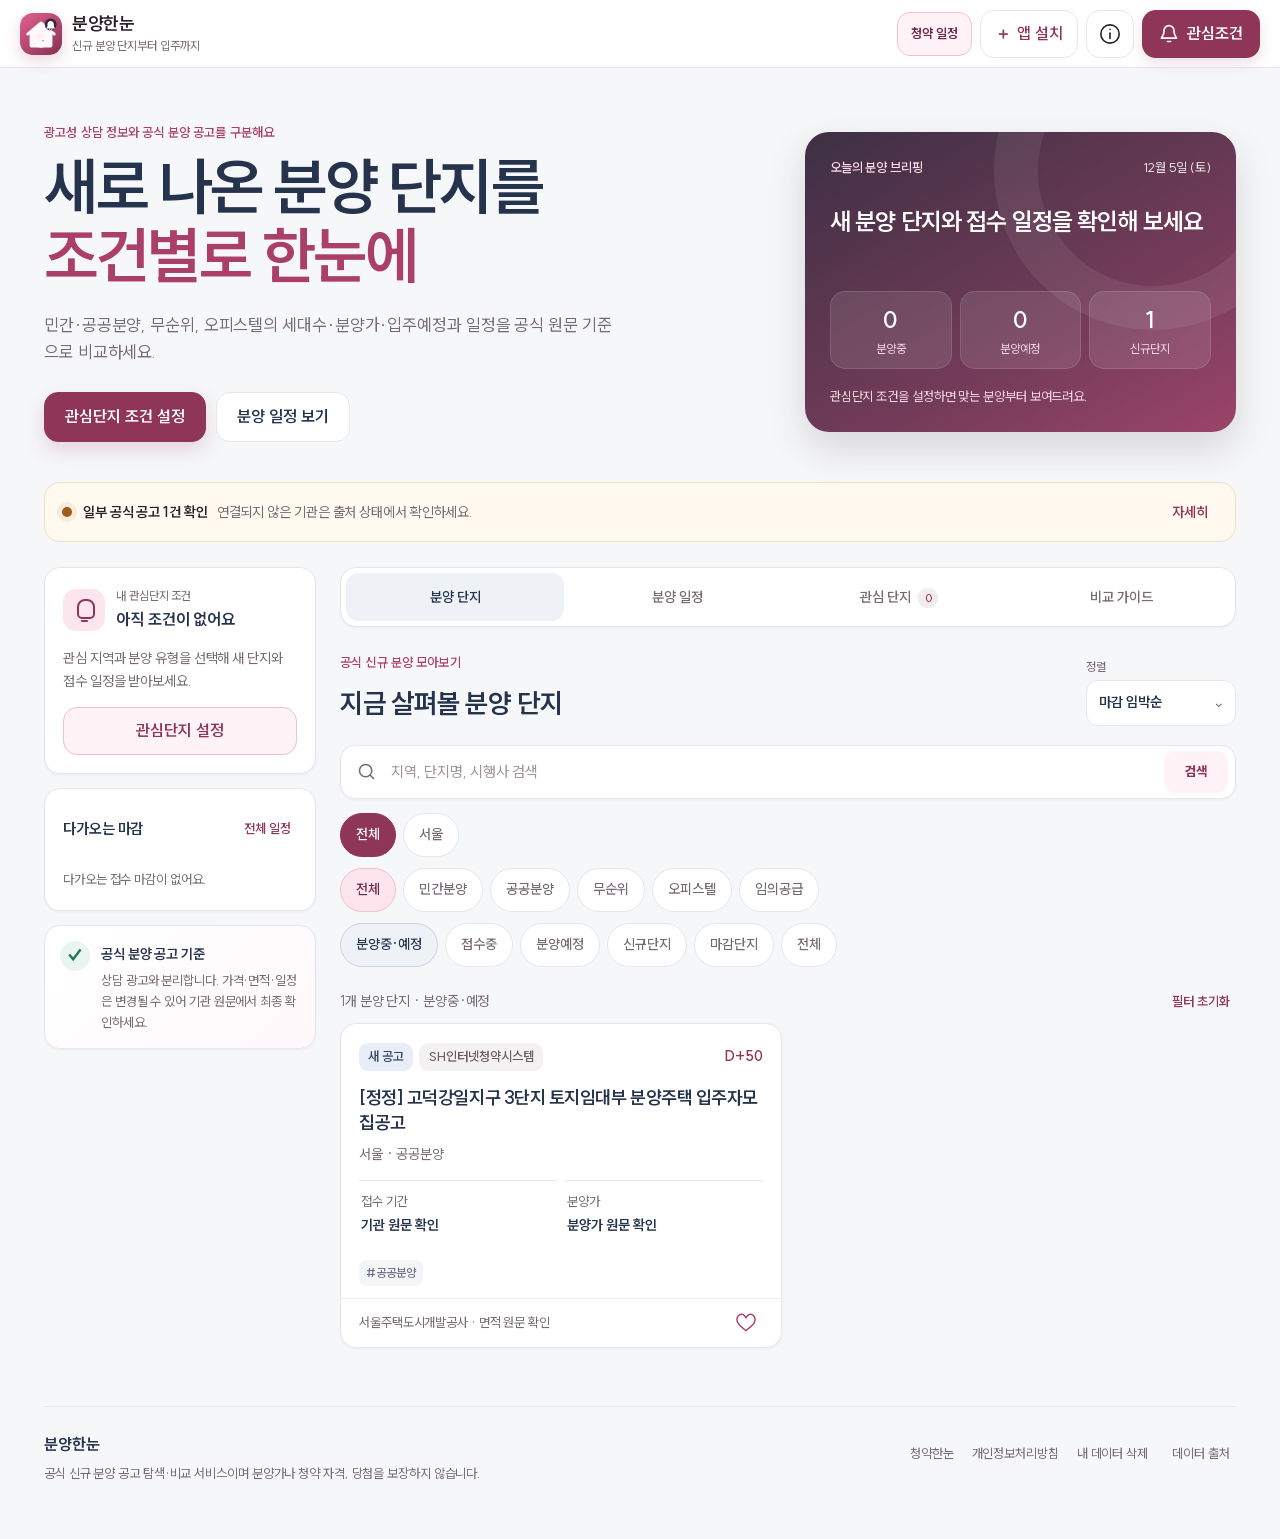
<file: app/src/main/assets/www/index.html>
<!doctype html>
<html lang="ko">
<head>
  <meta charset="utf-8">
  <meta name="viewport" content="width=device-width,initial-scale=1,viewport-fit=cover">
  <meta name="theme-color" content="#8f3658">
  <meta name="description" content="공식 신규 분양 단지를 지역·유형별로 찾고 분양가·세대수·입주예정 정보를 비교하는 분양한눈">
  <meta name="mobile-web-app-capable" content="yes">
  <meta name="apple-mobile-web-app-capable" content="yes">
  <meta name="apple-mobile-web-app-status-bar-style" content="default">
  <meta name="apple-mobile-web-app-title" content="분양한눈">
  <meta property="og:title" content="분양한눈 — 신규 분양 단지 탐색">
  <meta property="og:description" content="민간·공공분양과 무순위·오피스텔을 지역, 분양가, 세대수와 일정까지 한눈에">
  <meta property="og:type" content="website">
  <meta property="og:url" content="https://softm.github.io/bunyanghannun/">
  <meta property="og:image" content="./assets/icon-512.png">
  <link rel="canonical" href="https://softm.github.io/bunyanghannun/">
  <link rel="manifest" href="./manifest.webmanifest">
  <link rel="icon" href="./assets/icon-192.png" type="image/png">
  <link rel="apple-touch-icon" href="./assets/apple-touch-icon.png">
  <link rel="stylesheet" href="./styles.css">
  <title>분양한눈 — 신규 분양 단지 탐색</title>
  <style>
    #bootSplash{position:fixed;inset:0;z-index:9999;display:grid;place-items:center;background:#fff8fa;color:#512437;font-family:-apple-system,BlinkMacSystemFont,"Segoe UI",sans-serif;transition:opacity .28s ease,visibility .28s ease}#bootSplash.done{opacity:0;visibility:hidden}.boot-inner{text-align:center;padding:32px}.boot-logo{width:76px;height:76px;border-radius:24px;box-shadow:0 16px 40px rgba(143,54,88,.22)}.boot-title{margin:18px 0 6px;font-size:25px;font-weight:800}.boot-copy{margin:0;color:#835a6a;font-size:15px}.boot-dots{display:flex;justify-content:center;gap:7px;margin-top:24px}.boot-dots i{width:7px;height:7px;border-radius:50%;background:#c94d7c;animation:boot 1.1s infinite ease-in-out}.boot-dots i:nth-child(2){animation-delay:.14s}.boot-dots i:nth-child(3){animation-delay:.28s}@keyframes boot{0%,80%,100%{opacity:.28;transform:translateY(0)}40%{opacity:1;transform:translateY(-5px)}}
  </style>
</head>
<body>
  <div id="bootSplash" role="status" aria-live="polite">
    <div class="boot-inner">
      <img class="boot-logo" src="./assets/icon.svg" alt="">
      <p class="boot-title">분양한눈</p>
      <p class="boot-copy">새 분양 단지와 핵심 조건을 모으고 있어요</p>
      <span class="boot-dots" aria-hidden="true"><i></i><i></i><i></i></span>
    </div>
  </div>

  <a class="skip-link" href="#mainContent">본문 바로가기</a>

  <header class="app-header">
    <a class="brand" href="./" aria-label="분양한눈 홈">
      <img src="./assets/icon.svg" alt="" width="42" height="42">
      <span><strong>분양한눈</strong><small>신규 분양 단지부터 입주까지</small></span>
    </a>
    <div class="header-actions">
      <a class="service-switch" href="https://softm.github.io/cheongyakhannun/" target="_blank" rel="noopener" aria-label="청약한눈에서 공식 청약 일정 보기">청약 일정</a>
      <button class="icon-text-button install-entry" id="installButton" type="button" hidden>
        <span aria-hidden="true">＋</span><span>앱 설치</span>
      </button>
      <button class="icon-button" id="sourceButton" type="button" aria-label="데이터 출처와 갱신 상태" title="데이터 출처와 갱신 상태">
        <svg viewBox="0 0 24 24" aria-hidden="true"><path d="M12 22a10 10 0 1 0 0-20 10 10 0 0 0 0 20Zm0-11v6m0-10h.01"/></svg>
      </button>
      <button class="header-alert-button" id="openWatchButton" type="button">
        <svg viewBox="0 0 24 24" aria-hidden="true"><path d="M18 8a6 6 0 0 0-12 0c0 7-3 7-3 9h18c0-2-3-2-3-9m-8 13h4"/></svg>
        <span id="headerWatchLabel">관심조건</span>
      </button>
    </div>
  </header>

  <main id="mainContent">
    <section class="hero-shell" aria-labelledby="heroTitle">
      <div class="hero-copy">
        <p class="eyebrow">광고성 상담 정보와 공식 분양 공고를 구분해요</p>
        <h1 id="heroTitle">새로 나온 분양 단지를<br><em>조건별로 한눈에</em></h1>
        <p>민간·공공분양, 무순위, 오피스텔의 세대수·분양가·입주예정과 일정을 공식 원문 기준으로 비교하세요.</p>
        <div class="hero-actions">
          <button class="primary-button" id="heroWatchButton" type="button">관심단지 조건 설정</button>
          <button class="secondary-button" id="heroCalendarButton" type="button">분양 일정 보기</button>
        </div>
      </div>
      <div class="today-card" aria-label="오늘의 분양 요약">
        <div class="today-card-top">
          <span class="today-label">오늘의 분양 브리핑</span>
          <span class="today-date" id="todayDate">-</span>
        </div>
        <strong class="today-headline" id="todayHeadline">공식 공고를 확인하고 있어요</strong>
        <div class="metric-row">
          <button type="button" data-quick-phase="open"><span id="openCount">0</span><small>분양중</small></button>
          <button type="button" data-quick-phase="upcoming"><span id="upcomingCount">0</span><small>분양예정</small></button>
          <button type="button" data-quick-phase="announced"><span id="newCount">0</span><small>신규단지</small></button>
        </div>
        <p class="today-note" id="todayNote">지역과 분양 유형을 저장하면 맞는 단지부터 보여드려요.</p>
      </div>
    </section>

    <section class="data-banner" id="dataBanner" aria-live="polite">
      <span class="data-status-dot" aria-hidden="true"></span>
      <p><strong id="dataStatusTitle">공식 데이터를 불러오는 중</strong><span id="dataStatusCopy">잠시만 기다려 주세요.</span></p>
      <button type="button" id="dataStatusAction">자세히</button>
    </section>

    <section class="workspace" aria-label="신규 분양 단지 탐색">
      <aside class="side-panel">
        <section class="side-card watch-card">
          <div class="side-card-title">
            <span class="soft-icon bell-icon" aria-hidden="true"></span>
            <div><small>내 관심단지 조건</small><strong id="watchTitle">아직 조건이 없어요</strong></div>
          </div>
          <p id="watchSummary">관심 지역과 분양 유형을 선택해 새 단지와 접수 일정을 받아보세요.</p>
          <button class="wide-soft-button" id="sideWatchButton" type="button">관심단지 설정</button>
        </section>

        <section class="side-card deadline-card">
          <div class="side-card-heading"><strong>다가오는 마감</strong><button type="button" data-view-target="calendar">전체 일정</button></div>
          <div id="deadlineList" class="deadline-list"><p class="mini-empty">일정을 불러오는 중이에요.</p></div>
        </section>

        <section class="trust-card">
          <span class="trust-mark" aria-hidden="true">✓</span>
          <div><strong>공식 분양 공고 기준</strong><p>상담 광고와 분리합니다. 가격·면적·일정은 변경될 수 있어 기관 원문에서 최종 확인하세요.</p></div>
        </section>
      </aside>

      <div class="main-panel">
        <div class="view-tabs" role="tablist" aria-label="분양한눈 메뉴">
          <button id="feedTab" type="button" role="tab" aria-controls="feedView" aria-selected="true" tabindex="0" data-view="feed">분양 단지</button>
          <button id="calendarTab" type="button" role="tab" aria-controls="calendarView" aria-selected="false" tabindex="-1" data-view="calendar">분양 일정</button>
          <button id="savedTab" type="button" role="tab" aria-controls="savedView" aria-selected="false" tabindex="-1" data-view="saved">관심 단지 <span id="savedCountBadge">0</span></button>
          <button id="prepareTab" type="button" role="tab" aria-controls="prepareView" aria-selected="false" tabindex="-1" data-view="prepare">비교 가이드</button>
        </div>

        <section class="view active" id="feedView" data-view-panel="feed" role="tabpanel" aria-labelledby="feedTab">
          <div class="feed-heading">
            <div><p class="eyebrow">공식 신규 분양 모아보기</p><h2>지금 살펴볼 분양 단지</h2></div>
            <label class="sort-control">정렬
              <select id="sortSelect" aria-label="공고 정렬">
                <option value="deadline">마감 임박순</option>
                <option value="recent">최근 공고순</option>
                <option value="title">이름순</option>
              </select>
            </label>
          </div>

          <form class="search-box" id="searchForm" role="search">
            <svg viewBox="0 0 24 24" aria-hidden="true"><circle cx="11" cy="11" r="7"/><path d="m20 20-4-4"/></svg>
            <input id="searchInput" type="search" placeholder="지역, 단지명, 시행사 검색" autocomplete="off" aria-label="분양 단지 검색">
            <button type="submit">검색</button>
          </form>

          <div class="filter-row" id="regionFilters" aria-label="지역 필터"></div>
          <div class="filter-row type-filters" id="typeFilters" aria-label="주택 유형 필터"></div>
          <div class="filter-row phase-filters" id="phaseFilters" aria-label="접수 상태 필터"></div>

          <div class="result-bar">
            <span id="resultSummary" role="status" aria-live="polite">공고를 불러오는 중</span>
            <button type="button" id="resetFiltersButton">필터 초기화</button>
          </div>
          <div class="notice-grid" id="noticeGrid"></div>
          <button class="load-more-button" id="loadMoreButton" type="button" hidden>공고 더 보기</button>
          <div class="empty-state" id="noticeEmpty" hidden>
            <span aria-hidden="true">⌕</span>
            <strong>조건에 맞는 공고가 없어요</strong>
            <p>지역이나 유형을 넓혀 다시 찾아보세요.</p>
            <button type="button" id="emptyResetButton">전체 공고 보기</button>
          </div>
        </section>

        <section class="view" id="calendarView" data-view-panel="calendar" role="tabpanel" aria-labelledby="calendarTab" hidden>
          <div class="feed-heading calendar-heading">
            <div><p class="eyebrow">모집공고부터 계약까지</p><h2>분양 일정</h2></div>
            <div class="month-controls">
              <button class="icon-button month-button" id="prevMonth" type="button" aria-label="이전 달">이전</button>
              <strong id="calendarTitle">-</strong>
              <button class="icon-button month-button" id="nextMonth" type="button" aria-label="다음 달">다음</button>
            </div>
          </div>
          <div class="calendar-legend" aria-label="캘린더 일정 구분"><span><i class="start"></i>접수 시작</span><span><i class="deadline"></i>접수 마감</span><span><i class="winner"></i>당첨 발표</span><span><i class="notice"></i>모집공고</span></div>
          <div class="calendar-layout">
            <div class="calendar-card">
              <div class="week-row" aria-hidden="true"><span>일</span><span>월</span><span>화</span><span>수</span><span>목</span><span>금</span><span>토</span></div>
              <div class="calendar-grid" id="calendarGrid"></div>
            </div>
            <div class="calendar-events" id="calendarEvents"></div>
          </div>
        </section>

        <section class="view" id="savedView" data-view-panel="saved" role="tabpanel" aria-labelledby="savedTab" hidden>
          <div class="feed-heading">
            <div><p class="eyebrow">비교할 단지만 모아</p><h2>내 관심 단지</h2></div>
          </div>
          <div class="notice-grid" id="savedGrid"></div>
          <div class="empty-state" id="savedEmpty">
            <span aria-hidden="true">♡</span>
            <strong>저장한 분양 단지가 없어요</strong>
            <p>단지 카드의 하트를 누르면 이곳에 모아 드려요.</p>
            <button type="button" data-view-target="feed">분양 단지 둘러보기</button>
          </div>
        </section>

        <section class="view" id="prepareView" data-view-panel="prepare" role="tabpanel" aria-labelledby="prepareTab" hidden>
          <div class="feed-heading">
            <div><p class="eyebrow">가격만 보지 않는 단지 선택</p><h2>분양 비교 체크리스트</h2></div>
          </div>
          <div class="prepare-grid">
            <section class="prepare-card accent">
              <span class="prepare-step">예산</span>
              <h3>총 필요자금 계산</h3>
              <p>분양가뿐 아니라 계약금·중도금·잔금, 발코니 확장과 유상옵션, 취득비용까지 함께 확인하세요.</p>
              <a href="https://www.applyhome.co.kr/" target="_blank" rel="noopener">공식 공고에서 공급금액 확인</a>
            </section>
            <section class="prepare-card">
              <span class="prepare-step">비교</span>
              <h3>단지 조건 함께 보기</h3>
              <div class="check-list" id="prepareChecklist">
                <label><input type="checkbox" value="budget"><span>분양가·옵션·취득비용과 자금계획</span></label>
                <label><input type="checkbox" value="location"><span>교통·생활권·학교와 주변 개발계획</span></label>
                <label><input type="checkbox" value="supply"><span>공급 세대수·평면·동호수 구성</span></label>
                <label><input type="checkbox" value="schedule"><span>입주예정·전매제한·실거주의무</span></label>
                <label><input type="checkbox" value="risk"><span>시행·시공 주체와 공고 정정 여부</span></label>
              </div>
            </section>
            <section class="prepare-card">
              <span class="prepare-step">결정 전</span>
              <h3>공식 공고를 마지막으로 확인</h3>
              <p>분양가, 면적, 전매제한, 입주 시기와 접수 일정이 바뀌지 않았는지 공식 원문에서 확인하세요.</p>
              <button type="button" data-view-target="saved">관심 단지 다시 비교</button>
            </section>
            <section class="prepare-card source-links">
              <span class="prepare-step">다음 단계</span>
              <h3>청약 일정·자격은 청약한눈</h3>
              <p>단지를 골랐다면 접수 순위, 특별공급 자격과 마감 알림은 청약한눈에서 준비하세요.</p>
              <a href="https://softm.github.io/cheongyakhannun/" target="_blank" rel="noopener">청약한눈 열기 <span>공식 일정·알림</span></a>
              <a href="https://www.applyhome.co.kr/" target="_blank" rel="noopener">청약홈 <span>최종 신청·공고</span></a>
            </section>
          </div>
        </section>
      </div>
    </section>
  </main>

  <nav class="bottom-nav" aria-label="하단 메뉴">
    <button type="button" class="active" data-view-target="feed"><svg aria-hidden="true" viewBox="0 0 24 24"><path d="m3 10.5 9-7.5 9 7.5"/><path d="M5 9v11h14V9M9 20v-6h6v6"/></svg><small>홈</small></button>
    <button type="button" data-view-target="calendar"><svg aria-hidden="true" viewBox="0 0 24 24"><rect x="3" y="5" width="18" height="16" rx="2"/><path d="M16 3v4M8 3v4M3 10h18M8 14h.01M12 14h.01M16 14h.01M8 18h.01M12 18h.01"/></svg><small>일정</small></button>
    <button type="button" data-view-target="saved"><svg aria-hidden="true" viewBox="0 0 24 24"><path d="M20.8 4.6a5.5 5.5 0 0 0-7.8 0L12 5.7l-1.1-1.1a5.5 5.5 0 0 0-7.8 7.8L12 21l8.8-8.6a5.5 5.5 0 0 0 0-7.8Z"/></svg><small>관심</small></button>
    <button type="button" data-view-target="prepare"><svg aria-hidden="true" viewBox="0 0 24 24"><path d="M9 5H6a2 2 0 0 0-2 2v13h16V7a2 2 0 0 0-2-2h-3"/><rect x="9" y="3" width="6" height="4" rx="1"/><path d="m8 13 2 2 5-5M8 19h8"/></svg><small>비교</small></button>
  </nav>

  <footer class="site-footer">
    <div><strong>분양한눈</strong><p>공식 신규 분양 공고 탐색·비교 서비스이며 분양가나 청약 자격, 당첨을 보장하지 않습니다.</p></div>
    <nav><a href="https://softm.github.io/cheongyakhannun/" target="_blank" rel="noopener">청약한눈</a><a href="./privacy.html">개인정보처리방침</a><a href="./delete-account.html">내 데이터 삭제</a><button type="button" id="footerSourceButton">데이터 출처</button></nav>
  </footer>

  <dialog class="sheet-dialog" id="watchDialog" aria-labelledby="watchDialogTitle">
    <form method="dialog" class="dialog-shell" id="watchForm">
      <div class="dialog-handle" aria-hidden="true"></div>
      <header class="dialog-header">
        <div><p class="eyebrow">내 조건에 맞는 단지만</p><h2 id="watchDialogTitle">내 관심단지 조건</h2></div>
        <button class="icon-button" id="closeWatchButton" aria-label="닫기" type="button">×</button>
      </header>
      <p class="dialog-lead">관심 지역과 분양 유형을 저장하면 방문할 때 맞는 단지부터 보여드려요. 조건은 이 기기에만 저장됩니다.</p>
      <fieldset><legend>관심 지역</legend><div class="choice-grid region-choice" id="watchRegions"></div></fieldset>
      <fieldset><legend>분양 유형</legend><div class="choice-grid" id="watchTypes"></div></fieldset>
      <fieldset id="notificationOptions" hidden><legend>받을 알림</legend>
        <div class="toggle-list">
          <label><span><strong>새 분양 단지</strong><small>조건에 맞는 공식 공고가 등록될 때</small></span><input type="checkbox" name="newNotice" checked></label>
          <label><span><strong>마감 D-3</strong><small>준비 서류를 다시 확인할 때</small></span><input type="checkbox" name="deadline3" checked></label>
          <label><span><strong>마감 D-1·당일</strong><small>접수 마감을 놓치지 않도록</small></span><input type="checkbox" name="deadline1" checked></label>
        </div>
      </fieldset>
      <p class="permission-note" id="permissionNote">웹은 방문할 때 새 공고를 표시하고, 캘린더 저장으로 마감을 챙길 수 있어요.</p>
      <div class="dialog-actions"><button class="primary-button" id="saveWatchButton" value="default" type="submit">관심단지 조건 저장</button><button class="text-button danger-text" id="disableWatchButton" value="cancel" type="button">조건 지우기</button></div>
    </form>
  </dialog>

  <dialog class="sheet-dialog detail-dialog" id="detailDialog" aria-labelledby="detailDialogTitle">
    <article class="dialog-shell detail-shell">
      <div class="dialog-handle" aria-hidden="true"></div>
      <header class="dialog-header detail-header">
        <div><p class="eyebrow" id="detailSource">공식 공고</p><h2 id="detailDialogTitle">공고 상세</h2></div>
        <button class="icon-button" id="closeDetailButton" aria-label="닫기" type="button">×</button>
      </header>
      <div id="detailContent"></div>
    </article>
  </dialog>

  <dialog class="sheet-dialog" id="sourceDialog" aria-labelledby="sourceDialogTitle">
    <article class="dialog-shell">
      <div class="dialog-handle" aria-hidden="true"></div>
      <header class="dialog-header"><div><p class="eyebrow">투명하게 보여드려요</p><h2 id="sourceDialogTitle">데이터 출처와 상태</h2></div><button class="icon-button" id="closeSourceButton" aria-label="닫기" type="button">×</button></header>
      <p class="dialog-lead">분양한눈은 아래 공식 기관의 분양주택 공고만 정규화합니다. 임대 공고와 광고성 상담 단지는 목록에서 제외합니다.</p>
      <div class="source-status-list" id="sourceStatusList"></div>
      <p class="source-caution">접수 시간·자격·공고 정정은 기관 원문이 최종 기준입니다.</p>
      <a class="primary-link" href="./data-status.html">전체 데이터 수집 현황 보기</a>
    </article>
  </dialog>

  <dialog class="sheet-dialog" id="installDialog" aria-labelledby="installDialogTitle">
    <article class="dialog-shell">
      <div class="dialog-handle" aria-hidden="true"></div>
      <header class="dialog-header"><div><p class="eyebrow">홈 화면에서 한 번에</p><h2 id="installDialogTitle">분양한눈 앱 설치</h2></div><button class="icon-button" id="closeInstallButton" aria-label="닫기" type="button">×</button></header>
      <div class="install-guide" id="installGuide"></div>
    </article>
  </dialog>

  <div class="toast" id="toast" role="status" aria-live="polite"></div>
  <script type="module" src="./js/app.js"></script>
</body>
</html>
</file>
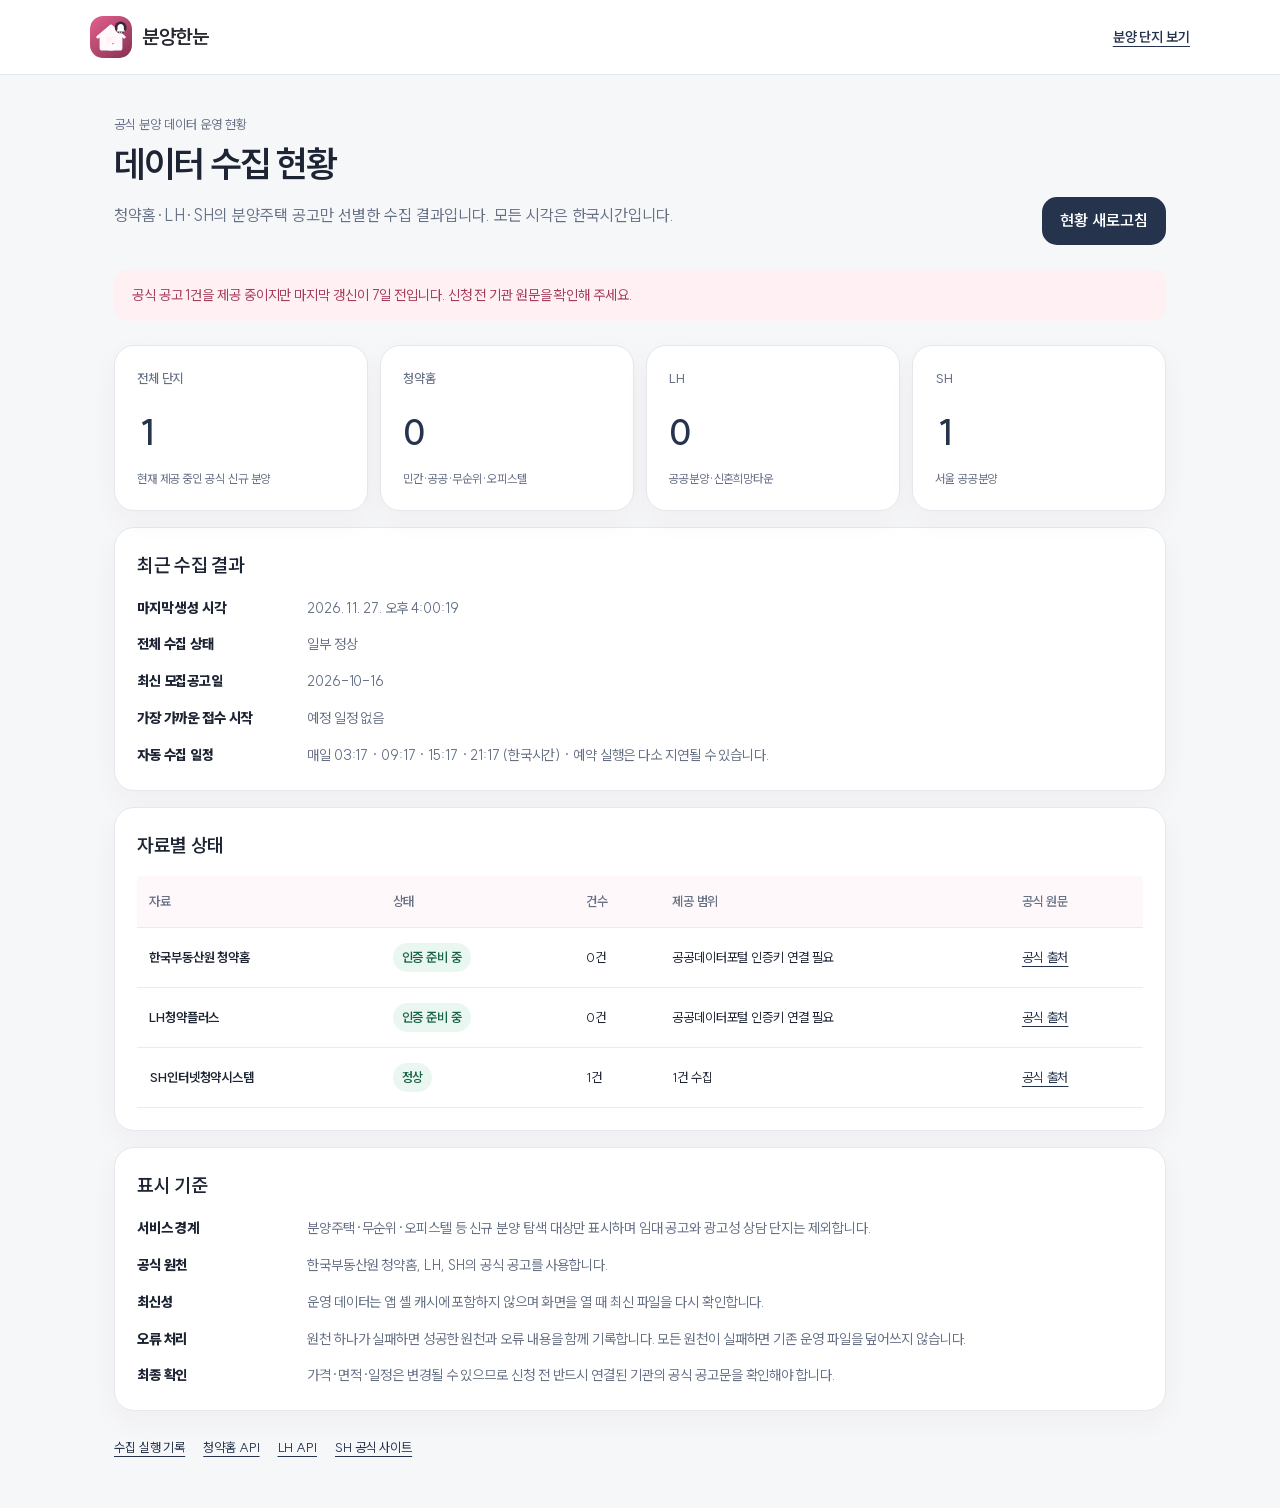
<file: app/src/main/assets/www/data-status.html>
<!doctype html><html lang="ko"><head><meta charset="utf-8"><meta name="viewport" content="width=device-width,initial-scale=1,viewport-fit=cover"><meta name="theme-color" content="#8f3658"><meta name="description" content="분양한눈 청약홈·LH·SH 공식 신규 분양 공고 수집 현황"><link rel="icon" href="assets/icon.svg"><link rel="stylesheet" href="data-status.css"><link rel="stylesheet" href="data-status-font.css"><title>데이터 수집 현황 — 분양한눈</title></head><body>
<header><a class="brand" href="./"><img src="assets/icon.svg" alt="">분양한눈</a><a class="home" href="./">분양 단지 보기</a></header>
<main><div class="heading"><div><p class="eyebrow">공식 분양 데이터 운영 현황</p><h1>데이터 수집 현황</h1><p>청약홈·LH·SH의 분양주택 공고만 선별한 수집 결과입니다. 모든 시각은 한국시간입니다.</p></div><button id="reload" type="button">현황 새로고침</button></div>
<p id="notice" class="notice" role="status">공식 데이터 파일을 확인하고 있습니다.</p>
<section class="metrics" aria-label="공식 분양 공고 수집 요약"><article><h2>전체 단지</h2><strong id="total">—</strong><p>현재 제공 중인 공식 신규 분양</p></article><article><h2>청약홈</h2><strong id="applyhome">—</strong><p>민간·공공·무순위·오피스텔</p></article><article><h2>LH</h2><strong id="lh">—</strong><p>공공분양·신혼희망타운</p></article><article><h2>SH</h2><strong id="sh">—</strong><p>서울 공공분양</p></article></section>
<section class="panel"><h2>최근 수집 결과</h2><dl><dt>마지막 생성 시각</dt><dd id="generated">—</dd><dt>전체 수집 상태</dt><dd id="overall-status">—</dd><dt>최신 모집공고일</dt><dd id="latest-notice">—</dd><dt>가장 가까운 접수 시작</dt><dd id="next-apply">—</dd><dt>자동 수집 일정</dt><dd>매일 03:17 · 09:17 · 15:17 · 21:17 (한국시간) · 예약 실행은 다소 지연될 수 있습니다.</dd></dl></section>
<section class="panel"><h2>자료별 상태</h2><div class="table-wrap"><table><thead><tr><th>자료</th><th>상태</th><th>건수</th><th>제공 범위</th><th>공식 원문</th></tr></thead><tbody id="sources"></tbody></table></div></section>
<section class="panel"><h2>표시 기준</h2><dl><dt>서비스 경계</dt><dd>분양주택·무순위·오피스텔 등 신규 분양 탐색 대상만 표시하며 임대 공고와 광고성 상담 단지는 제외합니다.</dd><dt>공식 원천</dt><dd>한국부동산원 청약홈, LH, SH의 공식 공고를 사용합니다.</dd><dt>최신성</dt><dd>운영 데이터는 앱 셸 캐시에 포함하지 않으며 화면을 열 때 최신 파일을 다시 확인합니다.</dd><dt>오류 처리</dt><dd>원천 하나가 실패하면 성공한 원천과 오류 내용을 함께 기록합니다. 모든 원천이 실패하면 기존 운영 파일을 덮어쓰지 않습니다.</dd><dt>최종 확인</dt><dd>가격·면적·일정은 변경될 수 있으므로 신청 전 반드시 연결된 기관의 공식 공고문을 확인해야 합니다.</dd></dl></section>
<footer><a href="https://github.com/softm/bunyanghannun/actions" target="_blank" rel="noopener">수집 실행 기록</a><a href="https://www.data.go.kr/data/15098547/openapi.do" target="_blank" rel="noopener">청약홈 API</a><a href="https://www.data.go.kr/data/15058530/openapi.do" target="_blank" rel="noopener">LH API</a><a href="https://www.i-sh.co.kr/" target="_blank" rel="noopener">SH 공식 사이트</a></footer></main><script type="module" src="data-status.js"></script></body></html>
</file>
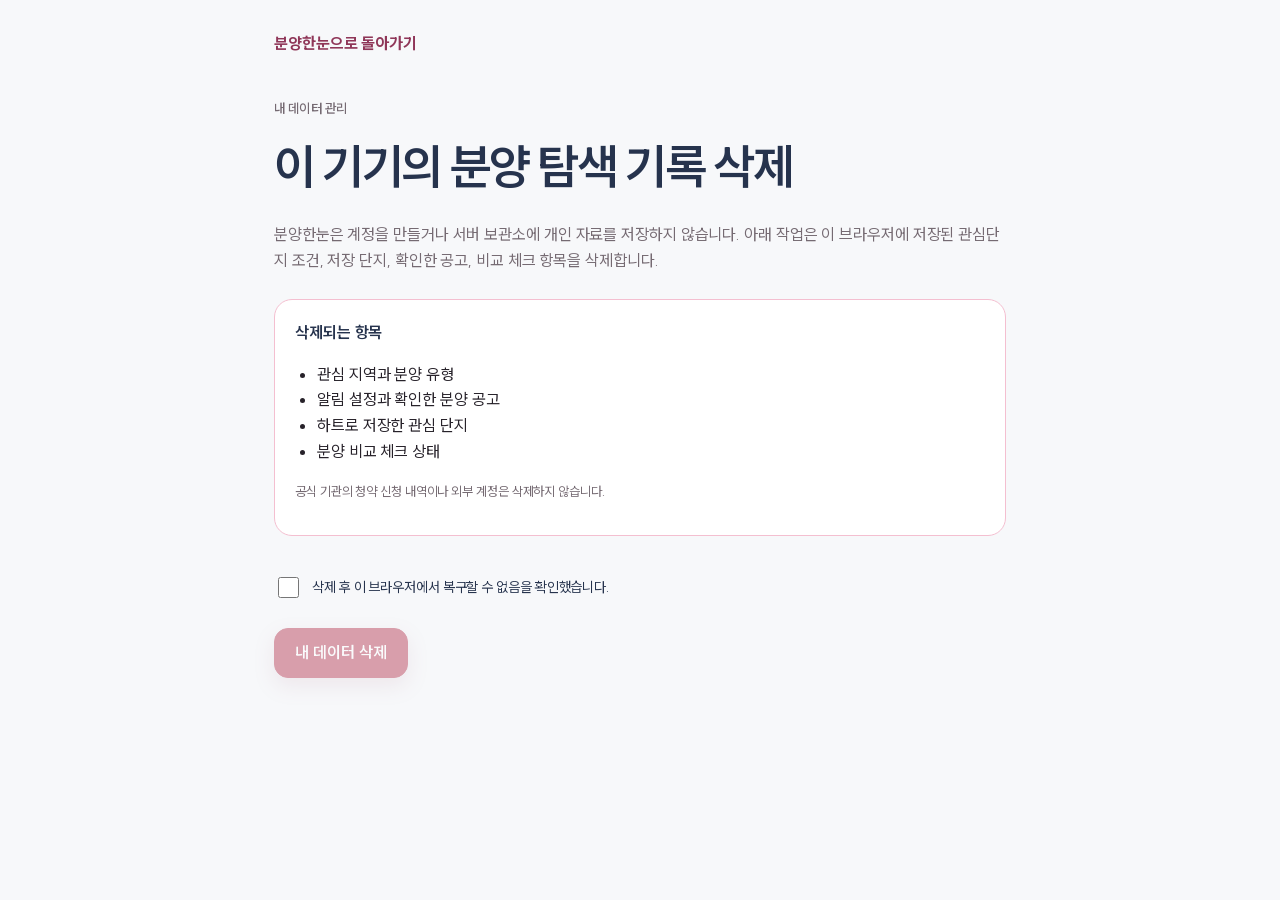
<file: app/src/main/assets/www/delete-account.html>
<!doctype html>
<html lang="ko">
<head>
  <meta charset="utf-8"><meta name="viewport" content="width=device-width,initial-scale=1">
  <meta name="theme-color" content="#8f3658"><link rel="icon" href="./assets/icon-192.png"><link rel="stylesheet" href="./styles.css">
  <title>내 데이터 삭제 | 분양한눈</title>
</head>
<body class="policy-page">
  <header class="policy-header"><a href="./">분양한눈으로 돌아가기</a></header>
  <main class="policy-main delete-main">
    <p class="eyebrow">내 데이터 관리</p><h1>이 기기의 분양 탐색 기록 삭제</h1>
    <p>분양한눈은 계정을 만들거나 서버 보관소에 개인 자료를 저장하지 않습니다. 아래 작업은 이 브라우저에 저장된 관심단지 조건, 저장 단지, 확인한 공고, 비교 체크 항목을 삭제합니다.</p>
    <div class="delete-card"><strong>삭제되는 항목</strong><ul><li>관심 지역과 분양 유형</li><li>알림 설정과 확인한 분양 공고</li><li>하트로 저장한 관심 단지</li><li>분양 비교 체크 상태</li></ul><p>공식 기관의 청약 신청 내역이나 외부 계정은 삭제하지 않습니다.</p></div>
    <label class="confirm-delete"><input type="checkbox" id="deleteConfirm"><span>삭제 후 이 브라우저에서 복구할 수 없음을 확인했습니다.</span></label>
    <button class="primary-button danger-button" id="deleteLocalData" type="button" disabled>내 데이터 삭제</button>
    <p class="delete-result" id="deleteResult" role="status" aria-live="polite"></p>
  </main>
  <script type="module">
    const confirm=document.querySelector('#deleteConfirm');const button=document.querySelector('#deleteLocalData');const result=document.querySelector('#deleteResult');
    confirm.addEventListener('change',()=>{button.disabled=!confirm.checked});
    button.addEventListener('click',()=>{['bunyanghannun:watch:v1','bunyanghannun:saved:v1','bunyanghannun:seen:v1','bunyanghannun:checklist:v1'].forEach(key=>localStorage.removeItem(key));confirm.checked=false;button.disabled=true;result.textContent='이 기기에 저장된 분양한눈 데이터를 삭제했습니다.';});
  </script>
</body>
</html>
</file>
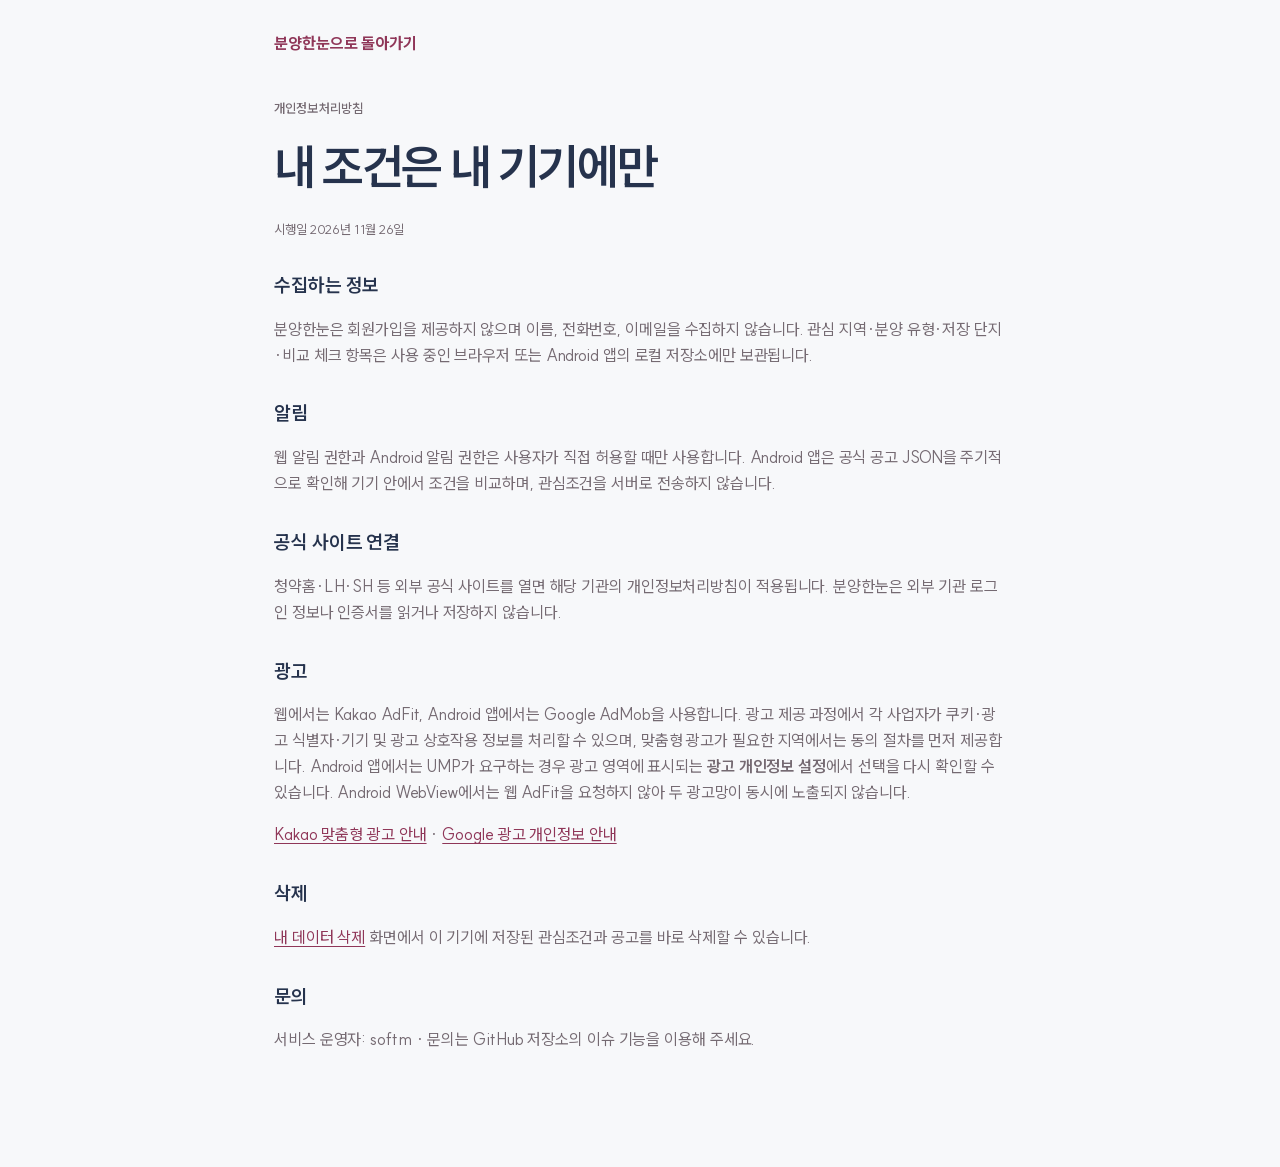
<file: app/src/main/assets/www/privacy.html>
<!doctype html>
<html lang="ko">
<head>
  <meta charset="utf-8"><meta name="viewport" content="width=device-width,initial-scale=1">
  <meta name="theme-color" content="#8f3658"><link rel="icon" href="./assets/icon-192.png"><link rel="stylesheet" href="./styles.css">
  <title>개인정보처리방침 | 분양한눈</title>
</head>
<body class="policy-page">
  <header class="policy-header"><a href="./">분양한눈으로 돌아가기</a></header>
  <main class="policy-main">
    <p class="eyebrow">개인정보처리방침</p><h1>내 조건은 내 기기에만</h1><p class="policy-updated">시행일 2026년 11월 26일</p>
    <section><h2>수집하는 정보</h2><p>분양한눈은 회원가입을 제공하지 않으며 이름, 전화번호, 이메일을 수집하지 않습니다. 관심 지역·분양 유형·저장 단지·비교 체크 항목은 사용 중인 브라우저 또는 Android 앱의 로컬 저장소에만 보관됩니다.</p></section>
    <section><h2>알림</h2><p>웹 알림 권한과 Android 알림 권한은 사용자가 직접 허용할 때만 사용합니다. Android 앱은 공식 공고 JSON을 주기적으로 확인해 기기 안에서 조건을 비교하며, 관심조건을 서버로 전송하지 않습니다.</p></section>
    <section><h2>공식 사이트 연결</h2><p>청약홈·LH·SH 등 외부 공식 사이트를 열면 해당 기관의 개인정보처리방침이 적용됩니다. 분양한눈은 외부 기관 로그인 정보나 인증서를 읽거나 저장하지 않습니다.</p></section>
    <section><h2>광고</h2><p>웹에서는 Kakao AdFit, Android 앱에서는 Google AdMob을 사용합니다. 광고 제공 과정에서 각 사업자가 쿠키·광고 식별자·기기 및 광고 상호작용 정보를 처리할 수 있으며, 맞춤형 광고가 필요한 지역에서는 동의 절차를 먼저 제공합니다. Android 앱에서는 UMP가 요구하는 경우 광고 영역에 표시되는 <strong>광고 개인정보 설정</strong>에서 선택을 다시 확인할 수 있습니다. Android WebView에서는 웹 AdFit을 요청하지 않아 두 광고망이 동시에 노출되지 않습니다.</p><p><a href="https://info.ad.daum.net/optout.do" target="_blank" rel="noopener">Kakao 맞춤형 광고 안내</a> · <a href="https://policies.google.com/technologies/ads?hl=ko" target="_blank" rel="noopener">Google 광고 개인정보 안내</a></p></section>
    <section><h2>삭제</h2><p><a href="./delete-account.html">내 데이터 삭제</a> 화면에서 이 기기에 저장된 관심조건과 공고를 바로 삭제할 수 있습니다.</p></section>
    <section><h2>문의</h2><p>서비스 운영자: softm · 문의는 GitHub 저장소의 이슈 기능을 이용해 주세요.</p></section>
  </main>
</body>
</html>
</file>
<file: app/src/main/assets/www/styles.css>
@font-face {
  font-family:"SUIT Variable";
  src:url("./assets/fonts/SUIT-Variable.woff2") format("woff2-variations");
  font-weight:100 900;
  font-style:normal;
  font-display:swap;
}

:root {
  color-scheme: light;
  --rose-900:#6d2945;
  --rose-800:#8f3658;
  --rose-700:#aa3f69;
  --rose-600:#c44e7a;
  --rose-500:#d95c88;
  --rose-200:#f4bfd0;
  --rose-100:#fde5ed;
  --rose-50:#fff3f7;
  --plum:#3d2a3f;
  --navy:#26334d;
  --ink:#27222a;
  --muted:#756a72;
  --line:#e4e7ec;
  --surface:#ffffff;
  --surface-soft:#f7f8fa;
  --canvas:#f6f7f9;
  --success:#26755d;
  --warning:#9d5c18;
  --danger:#b3334d;
  --shadow-sm:0 1px 3px rgba(16,24,40,.05);
  --shadow-md:0 16px 40px rgba(35,43,60,.12);
  --radius-sm:10px;
  --radius-md:16px;
  --radius-lg:24px;
  --safe-bottom:env(safe-area-inset-bottom,0px);
  font-family:"SUIT Variable",Pretendard,-apple-system,BlinkMacSystemFont,"Apple SD Gothic Neo","Noto Sans KR",sans-serif;
}

.adfit-bottom-ad { position:fixed; z-index:44; inset:auto 0 0; display:flex; align-items:center; flex-direction:column; padding-bottom:env(safe-area-inset-bottom); border-top:1px solid var(--line); background:#fff; box-shadow:0 -4px 18px rgba(64,35,48,.12); }
.adfit-bottom-ad-panel[hidden] { display:none!important; }
.adfit-bottom-ad-toggle { display:flex; width:88px; min-height:48px; align-items:center; justify-content:center; gap:9px; margin:0; padding:10px 14px; border:0; border-radius:0 0 18px 18px; background:var(--rose-50); color:var(--rose-800); cursor:pointer; }
.adfit-bottom-ad-grip { display:block; width:34px; height:4px; border-radius:999px; background:var(--rose-300); }
.adfit-bottom-ad-chevron { width:8px; height:8px; border-right:2px solid currentColor; border-bottom:2px solid currentColor; transform:translateY(-2px) rotate(45deg); transition:transform .2s ease; }
.adfit-bottom-ad.is-collapsed { pointer-events:none; border-top-color:transparent; background:transparent; box-shadow:none; }
.adfit-bottom-ad.is-collapsed .adfit-bottom-ad-toggle { pointer-events:auto; margin-bottom:5px; border:1px solid var(--rose-200); border-radius:24px; background:rgba(255,255,255,.96); box-shadow:var(--shadow-sm); }
.adfit-bottom-ad.is-collapsed .adfit-bottom-ad-chevron { transform:translateY(2px) rotate(225deg); }
.adfit-bottom-ad-panel,.adfit-bottom-ad-body { display:flex; width:100%; justify-content:center; overflow:hidden; }
.adfit-bottom-ad-panel { padding:0 0 8px; }
.adfit-bottom-ad-body[hidden] { display:none!important; }
body.adfit-bottom-ad-active { padding-bottom:var(--adfit-bottom-ad-space,0px); }

* { box-sizing:border-box; }
html { scroll-behavior:smooth; }
body { margin:0; min-width:320px; background:var(--canvas); color:var(--ink); font-size:16px; line-height:1.62; font-weight:400; letter-spacing:-.006em; -webkit-font-smoothing:antialiased; text-rendering:optimizeLegibility; }
body:has(dialog[open]) { overflow:hidden; }
button,input,select { font:inherit; }
button,a { -webkit-tap-highlight-color:transparent; }
button { color:inherit; }
a { color:var(--rose-800); text-underline-offset:3px; }
img,svg { display:block; }
button:focus-visible,a:focus-visible,input:focus-visible,select:focus-visible { outline:3px solid rgba(196,78,122,.28); outline-offset:2px; }
.skip-link { position:fixed; left:12px; top:-100px; z-index:10000; padding:12px 18px; border-radius:12px; background:var(--navy); color:white; text-decoration:none; }
.skip-link:focus { top:12px; }

.app-header { position:sticky; top:0; z-index:50; min-height:68px; display:flex; align-items:center; justify-content:space-between; gap:18px; padding:9px max(18px,calc((100vw - 1240px)/2)); border-bottom:1px solid rgba(234,223,227,.8); background:rgba(255,255,255,.92); backdrop-filter:blur(18px); }
.brand { display:flex; align-items:center; gap:10px; min-width:0; color:var(--ink); text-decoration:none; }
.brand img { width:42px; height:42px; border-radius:13px; box-shadow:0 6px 16px rgba(143,54,88,.2); }
.brand span { display:grid; line-height:1.16; }
.brand strong { font-size:18px; font-weight:680; letter-spacing:-.025em; }
.brand small { margin-top:4px; color:var(--muted); font-size:12px; }
.header-actions { display:flex; align-items:center; gap:8px; }
.service-switch { min-height:44px; display:inline-flex; align-items:center; padding:0 13px; border:1px solid var(--rose-200); border-radius:13px; background:var(--rose-50); color:var(--rose-900); font-size:13px; font-weight:700; text-decoration:none; white-space:nowrap; }
.service-switch:hover { background:var(--rose-100); }
.icon-button,.icon-text-button,.header-alert-button { min-width:48px; min-height:48px; border:1px solid var(--line); border-radius:14px; background:var(--surface); cursor:pointer; }
.icon-button { display:grid; place-items:center; padding:0; font-size:28px; line-height:1; }
.icon-button svg { width:22px; height:22px; fill:none; stroke:currentColor; stroke-width:1.8; stroke-linecap:round; stroke-linejoin:round; }
.icon-text-button { display:flex; align-items:center; gap:6px; padding:0 14px; color:var(--rose-800); font-weight:600; }
.header-alert-button { display:flex; align-items:center; gap:8px; padding:0 16px; border-color:transparent; background:var(--rose-800); color:#fff; font-weight:650; box-shadow:0 6px 14px rgba(143,54,88,.15); }
.header-alert-button svg { width:20px; height:20px; fill:none; stroke:currentColor; stroke-width:2; stroke-linecap:round; stroke-linejoin:round; }

main { min-height:70vh; }
.hero-shell { max-width:1240px; margin:0 auto; padding:46px 24px 32px; display:grid; grid-template-columns:minmax(0,1.25fr) minmax(340px,.75fr); gap:42px; align-items:center; }
.hero-copy { padding:8px 0; }
.eyebrow { margin:0 0 9px; color:var(--rose-700); font-size:13px; font-weight:600; letter-spacing:.01em; }
.hero-copy h1 { margin:0; max-width:690px; color:var(--navy); font-size:clamp(38px,5vw,62px); font-weight:700; line-height:1.12; letter-spacing:-.04em; text-wrap:balance; }
.hero-copy h1 em { color:var(--rose-700); font-style:normal; }
.hero-copy>p:not(.eyebrow) { max-width:580px; margin:20px 0 0; color:var(--muted); font-size:17px; }
.hero-actions { display:flex; flex-wrap:wrap; gap:10px; margin-top:26px; }
.primary-button,.secondary-button,.wide-soft-button,.text-button,.danger-button { min-height:50px; border-radius:14px; padding:0 20px; cursor:pointer; font-weight:650; }
.primary-button { border:1px solid var(--rose-800); background:var(--rose-800); color:#fff; box-shadow:0 8px 20px rgba(143,54,88,.18); }
.secondary-button { border:1px solid var(--line); background:var(--surface); color:var(--navy); }
.primary-button:hover,.header-alert-button:hover { background:var(--rose-900); }
.secondary-button:hover,.icon-button:hover,.icon-text-button:hover { border-color:var(--rose-200); background:var(--rose-50); }

.today-card { position:relative; overflow:hidden; min-height:288px; padding:25px; border-radius:var(--radius-lg); background:linear-gradient(150deg,#3d3043 0%,#733b59 62%,#ad496f 118%); color:#fff; box-shadow:0 16px 38px rgba(55,42,58,.16); }
.today-card::before { content:""; position:absolute; width:230px; height:230px; top:-120px; right:-76px; border:44px solid rgba(255,255,255,.07); border-radius:50%; }
.today-card::after { display:none; }
.today-card>* { position:relative; z-index:1; }
.today-card-top { display:flex; justify-content:space-between; gap:10px; align-items:center; }
.today-label { font-size:13px; font-weight:600; color:#ffdce7; }
.today-date { font-size:13px; color:#f5e9ee; }
.today-headline { display:block; min-height:62px; margin-top:28px; font-size:24px; line-height:1.3; letter-spacing:-.035em; }
.metric-row { display:grid; grid-template-columns:repeat(3,1fr); gap:8px; margin-top:23px; }
.metric-row button { min-height:70px; padding:9px 6px; border:1px solid rgba(255,255,255,.12); border-radius:15px; background:rgba(255,255,255,.1); color:white; cursor:pointer; }
.metric-row button:hover { background:rgba(255,255,255,.17); }
.metric-row span { display:block; font-size:23px; font-weight:700; }
.metric-row small { display:block; margin-top:1px; color:#f5dae4; font-size:12px; }
.today-note { margin:17px 0 0; color:#f5dae4; font-size:13px; }

.data-banner { max-width:1192px; min-height:54px; margin:0 auto 25px; padding:9px 13px 9px 17px; display:flex; align-items:center; gap:11px; border:1px solid #dcebe5; border-radius:16px; background:#f4fbf8; }
.data-status-dot { width:10px; height:10px; flex:0 0 auto; border-radius:50%; background:var(--success); box-shadow:0 0 0 5px rgba(38,117,93,.09); }
.data-banner.warning { border-color:#f0dec5; background:#fff9ef; }
.data-banner.warning .data-status-dot { background:var(--warning); box-shadow:0 0 0 5px rgba(157,92,24,.09); }
.data-banner.error { border-color:#f1d4dc; background:#fff7f9; }
.data-banner.error .data-status-dot { background:var(--danger); box-shadow:0 0 0 5px rgba(179,51,77,.08); }
.data-banner p { flex:1; min-width:0; margin:0; display:flex; flex-wrap:wrap; gap:4px 9px; font-size:14px; }
.data-banner p span { color:var(--muted); }
.data-banner button { min-width:64px; min-height:40px; border:0; background:transparent; color:var(--rose-800); font-size:14px; font-weight:650; cursor:pointer; }

.workspace { max-width:1240px; margin:0 auto; padding:0 24px 58px; display:grid; grid-template-columns:272px minmax(0,1fr); gap:24px; align-items:start; }
.side-panel { position:sticky; top:86px; display:grid; gap:14px; }
.side-card,.trust-card { border:1px solid var(--line); border-radius:var(--radius-md); background:var(--surface); box-shadow:var(--shadow-sm); }
.side-card { padding:18px; }
.side-card-title { display:flex; gap:11px; align-items:center; }
.side-card-title>div { display:grid; }
.side-card-title small { color:var(--muted); font-size:12px; }
.side-card-title strong { margin-top:2px; color:var(--navy); font-size:16px; }
.soft-icon { width:42px; height:42px; flex:0 0 auto; border-radius:13px; background:var(--rose-100); position:relative; }
.bell-icon::before { content:""; position:absolute; width:14px; height:16px; top:10px; left:14px; border:2px solid var(--rose-800); border-radius:8px 8px 5px 5px; }
.bell-icon::after { content:""; position:absolute; width:7px; height:2px; bottom:9px; left:18px; border-radius:2px; background:var(--rose-800); }
.watch-card>p { margin:14px 0; color:var(--muted); font-size:14px; }
.wide-soft-button { width:100%; min-height:48px; border:1px solid var(--rose-200); background:var(--rose-50); color:var(--rose-800); }
.side-card-heading { display:flex; align-items:center; justify-content:space-between; gap:8px; }
.side-card-heading strong { color:var(--navy); font-size:15px; }
.side-card-heading button { min-height:44px; border:0; background:transparent; color:var(--rose-800); font-size:13px; font-weight:600; cursor:pointer; }
.deadline-list { display:grid; gap:9px; margin-top:8px; }
.deadline-item { width:100%; min-height:58px; display:grid; grid-template-columns:46px 1fr; gap:9px; align-items:center; padding:7px; border:0; border-radius:12px; background:transparent; text-align:left; cursor:pointer; }
.deadline-item:hover { background:var(--rose-50); }
.deadline-day { display:grid; place-items:center; min-height:44px; border-radius:11px; background:var(--rose-100); color:var(--rose-800); font-size:13px; font-weight:650; }
.deadline-item span:last-child { display:grid; min-width:0; }
.deadline-item strong { overflow:hidden; color:var(--navy); font-size:14px; text-overflow:ellipsis; white-space:nowrap; }
.deadline-item small { color:var(--muted); font-size:13px; }
.mini-empty { margin:10px 0 2px; color:var(--muted); font-size:13px; }
.trust-card { display:flex; gap:11px; padding:15px; background:linear-gradient(135deg,#fff,#fff8fa); }
.trust-mark { width:30px; height:30px; display:grid; place-items:center; flex:0 0 auto; border-radius:50%; background:#e8f5f0; color:var(--success); font-weight:900; }
.trust-card strong { color:var(--navy); font-size:14px; }
.trust-card p { margin:3px 0 0; color:var(--muted); font-size:13px; }

.main-panel { min-width:0; }
.view-tabs { display:flex; gap:4px; padding:5px; border:1px solid var(--line); border-radius:16px; background:var(--surface); box-shadow:var(--shadow-sm); }
.view-tabs button { position:relative; min-height:48px; flex:1; border:0; border-radius:12px; background:transparent; color:var(--muted); cursor:pointer; font-size:14px; font-weight:600; }
.view-tabs button[aria-selected="true"] { background:#eef1f5; color:var(--navy); box-shadow:none; }
.view-tabs button span { min-width:20px; height:20px; display:inline-grid; place-items:center; margin-left:4px; border-radius:9px; background:rgba(143,54,88,.1); color:var(--rose-800); font-size:11px; }
.view-tabs button[aria-selected="true"] span { background:var(--rose-100); color:var(--rose-900); }
.view { padding-top:25px; }
.feed-heading { display:flex; align-items:end; justify-content:space-between; gap:16px; }
.feed-heading h2 { margin:0; color:var(--navy); font-size:27px; letter-spacing:-.035em; }
.sort-control { position:relative; min-width:150px; color:var(--muted); font-size:12px; }
.sort-control::after { content:"⌄"; position:absolute; right:13px; bottom:11px; color:var(--navy); pointer-events:none; font-size:17px; }
.sort-control select { width:100%; min-height:46px; margin-top:3px; padding:0 36px 0 12px; appearance:none; border:1px solid var(--line); border-radius:12px; background:var(--surface); color:var(--navy); font-size:14px; font-weight:700; }
.search-box { height:54px; display:grid; grid-template-columns:24px 1fr auto; align-items:center; gap:9px; margin-top:19px; padding:0 7px 0 15px; border:1px solid var(--line); border-radius:15px; background:var(--surface); box-shadow:var(--shadow-sm); }
.search-box svg { width:21px; height:21px; fill:none; stroke:var(--muted); stroke-width:1.8; stroke-linecap:round; }
.search-box input { min-width:0; height:48px; border:0; outline:0; background:transparent; color:var(--ink); font-size:15px; }
.search-box input::placeholder { color:#9c9198; }
.search-box button { min-width:64px; min-height:42px; border:0; border-radius:11px; background:var(--rose-50); color:var(--rose-800); cursor:pointer; font-size:13px; font-weight:800; }
.filter-row { display:flex; gap:7px; margin-top:13px; padding:1px 0 4px; overflow-x:auto; scrollbar-width:thin; }
.filter-row button { min-width:max-content; min-height:44px; padding:0 15px; border:1px solid var(--line); border-radius:22px; background:var(--surface); color:var(--muted); cursor:pointer; font-size:14px; font-weight:550; }
.filter-row button.active { border-color:var(--rose-800); background:var(--rose-800); color:#fff; }
.type-filters { margin-top:6px; }
.type-filters button.active { border-color:var(--rose-200); background:var(--rose-100); color:var(--rose-900); }
.phase-filters { margin-top:6px; }
.phase-filters button.active { border-color:#cbd3df; background:#eef1f5; color:var(--navy); }
.result-bar { min-height:42px; display:flex; align-items:center; justify-content:space-between; gap:12px; margin-top:10px; }
.result-bar span { color:var(--muted); font-size:14px; }
.result-bar button { min-height:42px; border:0; background:transparent; color:var(--rose-800); cursor:pointer; font-size:13px; font-weight:600; }

.notice-grid { display:grid; grid-template-columns:repeat(2,minmax(0,1fr)); gap:13px; }
.notice-card { position:relative; min-width:0; overflow:hidden; display:flex; flex-direction:column; border:1px solid var(--line); border-radius:var(--radius-md); background:var(--surface); box-shadow:var(--shadow-sm); transition:transform .18s ease,box-shadow .18s ease,border-color .18s ease; }
.notice-card:hover { transform:translateY(-2px); border-color:var(--rose-200); box-shadow:var(--shadow-md); }
.notice-card.stale { opacity:.76; }
.notice-open { flex:1; min-width:0; padding:18px 18px 12px; border:0; background:transparent; text-align:left; cursor:pointer; }
.card-topline { display:flex; align-items:center; justify-content:space-between; gap:9px; min-height:30px; }
.card-badges { min-width:0; display:flex; gap:6px; align-items:center; flex-wrap:wrap; }
.badge { display:inline-flex; align-items:center; min-height:28px; padding:0 9px; border-radius:9px; background:#f1f3f6; color:var(--muted); font-size:13px; font-weight:600; }
.badge.phase.hot { background:#fee1e7; color:#a52f4d; }
.badge.phase.rose { background:var(--rose-100); color:var(--rose-900); }
.badge.phase.navy { background:#e8edf7; color:#344765; }
.badge.source { background:#f4f1f3; color:#695b63; }
.dday { flex:0 0 auto; color:var(--rose-800); font-size:14px; font-weight:700; }
.notice-open h3 { min-height:50px; margin:14px 0 7px; display:-webkit-box; overflow:hidden; color:var(--navy); font-size:18px; line-height:1.38; letter-spacing:-.025em; -webkit-box-orient:vertical; -webkit-line-clamp:2; }
.card-location { margin:0; color:var(--muted); font-size:14px; }
.card-schedule { display:grid; grid-template-columns:repeat(2,1fr); gap:8px; margin-top:15px; }
.schedule-cell { min-width:0; padding:10px 2px; border-top:1px solid var(--line); border-radius:0; background:transparent; }
.schedule-cell small { display:block; color:var(--muted); font-size:13px; }
.schedule-cell strong { display:block; overflow:hidden; margin-top:2px; color:var(--navy); font-size:14px; text-overflow:ellipsis; white-space:nowrap; }
.tag-row { min-height:25px; display:flex; gap:5px; margin-top:13px; overflow:hidden; }
.tag-row span { min-width:max-content; padding:3px 7px; border-radius:7px; background:#f4f5f7; color:#667085; font-size:12px; font-weight:550; }
.card-footer { min-height:49px; display:flex; align-items:center; justify-content:space-between; gap:10px; padding:0 12px 0 18px; border-top:1px solid #f1e9ec; }
.card-footer span { overflow:hidden; color:var(--muted); font-size:13px; text-overflow:ellipsis; white-space:nowrap; }
.load-more-button { width:100%; min-height:50px; margin-top:14px; border:1px solid var(--line); border-radius:14px; background:var(--surface); color:var(--navy); cursor:pointer; font-weight:650; }
.save-button { width:46px; height:46px; display:grid; place-items:center; flex:0 0 auto; border:0; border-radius:12px; background:transparent; color:var(--rose-700); cursor:pointer; font-size:24px; }
.save-button.saved { background:var(--rose-50); color:var(--rose-800); }
.empty-state { padding:50px 24px; border:1px dashed var(--rose-200); border-radius:var(--radius-md); background:var(--surface-soft); text-align:center; }
.empty-state>span { display:grid; place-items:center; width:58px; height:58px; margin:0 auto 14px; border-radius:20px; background:var(--rose-100); color:var(--rose-800); font-size:28px; }
.empty-state strong { display:block; color:var(--navy); font-size:18px; }
.empty-state p { margin:7px 0 17px; color:var(--muted); font-size:14px; }
.empty-state button { min-height:46px; padding:0 18px; border:1px solid var(--rose-200); border-radius:13px; background:var(--surface); color:var(--rose-800); cursor:pointer; font-weight:750; }

.calendar-heading { align-items:center; }
.calendar-legend { display:flex; flex-wrap:wrap; gap:8px 16px; margin-top:14px; color:var(--muted); font-size:13px; }
.calendar-legend span { display:inline-flex; align-items:center; gap:6px; }
.calendar-legend i { width:7px; height:7px; border-radius:50%; background:var(--rose-500); }
.calendar-legend i.deadline { background:#bf4949; }.calendar-legend i.winner { background:#496b91; }.calendar-legend i.notice { background:#8a7691; }
.month-controls { display:flex; align-items:center; gap:6px; }
.month-controls .month-button { width:52px; padding:0 8px; font-size:13px; font-weight:800; }
.month-controls strong { min-width:110px; text-align:center; color:var(--navy); font-size:16px; }
.calendar-layout { display:grid; grid-template-columns:minmax(0,1.25fr) minmax(250px,.75fr); gap:14px; margin-top:18px; }
.calendar-card,.calendar-events { border:1px solid var(--line); border-radius:var(--radius-md); background:var(--surface); box-shadow:var(--shadow-sm); }
.calendar-card { padding:16px; }
.week-row,.calendar-grid { display:grid; grid-template-columns:repeat(7,1fr); }
.week-row span { padding:7px 0 10px; color:var(--muted); text-align:center; font-size:12px; font-weight:750; }
.week-row span:first-child { color:#bf4963; }.week-row span:last-child { color:#466894; }
.calendar-day { position:relative; min-height:74px; padding:8px 5px; border:0; border-top:1px solid #f2e9ed; background:transparent; color:var(--ink); cursor:pointer; text-align:left; }
.calendar-day:nth-child(7n+1) { color:#b8415c; }.calendar-day:nth-child(7n) { color:#466894; }
.calendar-day.muted { opacity:.36; }
.calendar-day.selected { border-radius:12px; background:var(--rose-50); box-shadow:inset 0 0 0 1px var(--rose-200); }
.calendar-day.today strong { display:grid; place-items:center; width:28px; height:28px; border-radius:10px; background:var(--rose-800); color:#fff; }
.calendar-day strong { font-size:13px; }
.calendar-dots { display:flex; flex-wrap:wrap; gap:3px; margin-top:7px; }
.calendar-dots i { width:6px; height:6px; border-radius:50%; background:var(--rose-500); }
.calendar-dots i.deadline { background:#bf4949; }.calendar-dots i.winner { background:#496b91; }.calendar-dots i.notice { background:#8a7691; }
.calendar-events { min-height:390px; padding:17px; }
.calendar-events-header { display:flex; justify-content:space-between; gap:8px; margin-bottom:12px; }
.calendar-events-header strong { color:var(--navy); }.calendar-events-header span { color:var(--muted); font-size:12px; }
.calendar-event-list { display:grid; gap:8px; }
.calendar-event { width:100%; min-height:67px; display:grid; grid-template-columns:44px 1fr; gap:10px; align-items:center; padding:8px; border:0; border-radius:13px; background:var(--surface-soft); text-align:left; cursor:pointer; }
.calendar-event-date { display:grid; place-items:center; height:44px; border-radius:12px; background:var(--rose-100); color:var(--rose-900); font-size:11px; font-weight:850; }
.calendar-event>span:last-child { min-width:0; display:grid; }
.calendar-event strong { overflow:hidden; color:var(--navy); font-size:13px; text-overflow:ellipsis; white-space:nowrap; }
.calendar-event small { color:var(--muted); font-size:11px; }
.calendar-empty { padding:34px 12px; color:var(--muted); text-align:center; font-size:14px; }

.prepare-grid { display:grid; grid-template-columns:repeat(2,minmax(0,1fr)); gap:14px; margin-top:18px; }
.prepare-card { padding:21px; border:1px solid var(--line); border-radius:var(--radius-md); background:var(--surface); box-shadow:var(--shadow-sm); }
.prepare-card.accent { background:linear-gradient(145deg,#fff 0%,#fff2f6 100%); border-color:var(--rose-200); }
.prepare-step { display:inline-flex; min-height:28px; align-items:center; padding:0 9px; border-radius:9px; background:var(--rose-100); color:var(--rose-900); font-size:13px; font-weight:600; }
.prepare-card h3 { margin:13px 0 7px; color:var(--navy); font-size:19px; }
.prepare-card p { margin:0; color:var(--muted); font-size:14px; }
.prepare-card>a,.prepare-card>button { min-height:46px; display:inline-flex; align-items:center; margin-top:16px; border:0; background:transparent; color:var(--rose-800); cursor:pointer; font-weight:650; text-decoration:none; }
.check-list { display:grid; gap:6px; margin-top:12px; }
.check-list label { min-height:48px; display:flex; align-items:center; gap:10px; padding:7px 9px; border-radius:11px; background:var(--surface-soft); cursor:pointer; }
.check-list input { width:20px; height:20px; accent-color:var(--rose-800); }
.check-list span { font-size:14px; }
.source-links { display:grid; align-content:start; }
.source-links h3 { margin-bottom:5px; }
.source-links a { min-height:48px; justify-content:space-between; margin:4px 0 0; border-bottom:1px solid #f1e9ec; }
.source-links a span { color:var(--muted); font-size:12px; font-weight:600; }

.bottom-nav { display:none; }
.site-footer { max-width:1192px; margin:0 auto 30px; padding:25px 0; display:flex; justify-content:space-between; gap:24px; border-top:1px solid var(--line); color:var(--muted); }
.site-footer strong { color:var(--navy); }
.site-footer p { max-width:620px; margin:5px 0 0; font-size:13px; }
.site-footer nav { display:flex; flex-wrap:wrap; align-content:flex-start; gap:6px 18px; }
.site-footer a,.site-footer button { min-height:44px; display:inline-flex; align-items:center; border:0; background:transparent; color:var(--muted); font-size:13px; text-decoration:none; cursor:pointer; }

.sheet-dialog { width:min(620px,calc(100% - 24px)); max-height:min(88vh,850px); margin:auto; padding:0; border:0; border-radius:26px; background:transparent; color:var(--ink); box-shadow:var(--shadow-md); }
.sheet-dialog::backdrop { background:rgba(30,24,31,.48); backdrop-filter:blur(3px); }
.dialog-shell { max-height:min(88vh,850px); overflow:auto; margin:0; padding:8px 24px 25px; border-radius:26px; background:var(--surface); }
.dialog-handle { width:42px; height:5px; margin:2px auto 8px; border-radius:5px; background:var(--line); }
.dialog-header { display:flex; align-items:center; justify-content:space-between; gap:16px; padding:4px 0 10px; }
.dialog-header h2 { margin:0; color:var(--navy); font-size:25px; letter-spacing:-.03em; }
.dialog-header .icon-button { border:0; background:var(--surface-soft); font-size:28px; }
.dialog-lead { margin:0 0 18px; color:var(--muted); font-size:14px; }
fieldset { margin:0; padding:16px 0; border:0; border-top:1px solid var(--line); }
fieldset legend { padding:0 0 10px; color:var(--navy); font-size:14px; font-weight:650; }
.choice-grid { display:flex; flex-wrap:wrap; gap:7px; }
.choice-grid label { position:relative; }
.choice-grid input { position:absolute; opacity:0; pointer-events:none; }
.choice-grid span { min-height:44px; display:inline-flex; align-items:center; padding:0 14px; border:1px solid var(--line); border-radius:22px; background:var(--surface); color:var(--muted); cursor:pointer; font-size:14px; font-weight:550; }
.choice-grid input:checked+span { border-color:var(--rose-800); background:var(--rose-800); color:white; }
.choice-grid input:focus-visible+span { outline:3px solid rgba(196,78,122,.28); outline-offset:2px; }
.toggle-list { display:grid; gap:5px; }
.toggle-list label { min-height:58px; display:flex; align-items:center; justify-content:space-between; gap:14px; padding:7px 3px; cursor:pointer; }
.toggle-list label>span { display:grid; }
.toggle-list strong { color:var(--navy); font-size:14px; }.toggle-list small { color:var(--muted); font-size:12px; }
.toggle-list input { width:46px; height:26px; appearance:none; border-radius:20px; background:#d7d0d4; cursor:pointer; transition:.18s; }
.toggle-list input::before { content:""; display:block; width:20px; height:20px; margin:3px; border-radius:50%; background:#fff; box-shadow:0 2px 5px rgba(0,0,0,.18); transition:.18s; }
.toggle-list input:checked { background:var(--rose-700); }.toggle-list input:checked::before { transform:translateX(20px); }
.permission-note { margin:5px 0 16px; padding:12px; border-radius:12px; background:var(--surface-soft); color:var(--muted); font-size:13px; }
.dialog-actions { display:flex; gap:8px; }
.dialog-actions .primary-button { flex:1; }
.text-button { border:0; background:transparent; }
.danger-text { color:var(--danger); }

.detail-dialog { width:min(700px,calc(100% - 24px)); }
.detail-shell { padding-bottom:24px; }
.detail-hero { padding:18px; border-radius:18px; background:linear-gradient(145deg,var(--rose-50),#fff); border:1px solid var(--rose-200); }
.detail-badges { display:flex; gap:6px; flex-wrap:wrap; }
.detail-title { margin:14px 0 7px; color:var(--navy); font-size:25px; line-height:1.35; letter-spacing:-.035em; }
.detail-address { margin:0; color:var(--muted); font-size:13px; }
.detail-primary-date { display:flex; align-items:center; justify-content:space-between; gap:12px; margin-top:18px; padding:13px; border-radius:14px; background:var(--surface); }
.detail-primary-date span { display:grid; }.detail-primary-date small { color:var(--muted); font-size:13px; }.detail-primary-date strong { color:var(--navy); font-size:15px; }.detail-primary-date b { color:var(--rose-800); font-size:20px; }
.detail-section { padding:20px 2px 0; }
.detail-section h3 { margin:0 0 11px; color:var(--navy); font-size:16px; }
.timeline { display:grid; gap:0; }
.timeline-row { position:relative; min-height:57px; display:grid; grid-template-columns:100px 1fr; gap:12px; padding:7px 0 7px 20px; }
.timeline-row::before { content:""; position:absolute; left:3px; top:14px; width:9px; height:9px; border-radius:50%; background:var(--rose-500); box-shadow:0 0 0 4px var(--rose-100); }
.timeline-row:not(:last-child)::after { content:""; position:absolute; left:7px; top:25px; bottom:-4px; width:1px; background:var(--rose-200); }
.timeline-row small { color:var(--muted); font-size:12px; }.timeline-row strong { color:var(--navy); font-size:14px; }
.detail-facts { display:grid; grid-template-columns:repeat(2,1fr); gap:8px; }
.detail-fact { min-height:66px; padding:10px 12px; border-radius:13px; background:var(--surface-soft); }
.detail-fact small { display:block; color:var(--muted); font-size:13px; }.detail-fact strong { display:block; margin-top:2px; color:var(--navy); font-size:14px; }
.detail-caution { margin:18px 0 0; padding:13px; border-radius:13px; background:#fff8e9; color:#76501e; font-size:13px; }
.detail-actions { position:sticky; bottom:-24px; display:grid; grid-template-columns:1fr 1fr; gap:8px; margin:20px -2px -24px; padding:12px 2px calc(2px + var(--safe-bottom)); background:linear-gradient(transparent,var(--surface) 15%); }
.detail-actions button,.detail-actions a { min-height:50px; display:flex; align-items:center; justify-content:center; border-radius:14px; font-weight:800; text-decoration:none; }
.detail-actions button { border:1px solid var(--rose-200); background:var(--rose-50); color:var(--rose-800); cursor:pointer; }.detail-actions a { background:var(--rose-800); color:#fff; }
.source-status-list { display:grid; gap:9px; }
.source-status-item { padding:13px; border:1px solid var(--line); border-radius:14px; }
.source-status-item>div { display:flex; align-items:center; justify-content:space-between; gap:8px; }.source-status-item strong { color:var(--navy); font-size:14px; }.source-status-item span { padding:3px 7px; border-radius:8px; background:#e8f5f0; color:var(--success); font-size:10px; font-weight:800; }.source-status-item span.warning { background:#fff1dc; color:var(--warning); }.source-status-item span.error { background:#fee7ec; color:var(--danger); }.source-status-item p { margin:5px 0 0; color:var(--muted); font-size:12px; }.source-status-item a { min-height:42px; display:inline-flex; align-items:center; font-size:12px; font-weight:750; text-decoration:none; }
.source-caution { margin:15px 0 0; color:var(--muted); font-size:12px; }
.install-guide { display:grid; gap:11px; }.install-guide p { margin:0; color:var(--muted); }.install-guide ol { margin:0; padding-left:23px; color:var(--navy); }.install-guide li { margin:8px 0; }
.toast { position:fixed; z-index:10001; left:50%; bottom:24px; max-width:min(440px,calc(100% - 32px)); min-height:48px; display:flex; align-items:center; padding:10px 17px; border-radius:14px; background:#332a34; color:#fff; box-shadow:var(--shadow-md); opacity:0; transform:translate(-50%,18px); pointer-events:none; transition:.2s ease; font-size:14px; }
.toast.show { opacity:1; transform:translate(-50%,0); }

.policy-page { background:var(--surface-soft); }
.policy-header { max-width:780px; margin:0 auto; padding:20px 24px 0; }.policy-header a { min-height:48px; display:inline-flex; align-items:center; color:var(--rose-800); font-weight:750; text-decoration:none; }
.policy-main { max-width:780px; margin:0 auto 50px; padding:30px 24px 48px; }
.policy-main h1 { margin:0; color:var(--navy); font-size:clamp(34px,6vw,48px); letter-spacing:-.05em; }.policy-updated { color:var(--muted); font-size:13px; }.policy-main section { margin-top:30px; }.policy-main h2 { color:var(--navy); font-size:19px; }.policy-main section p,.policy-main>p { color:var(--muted); }
.delete-card { margin:25px 0; padding:20px; border:1px solid var(--rose-200); border-radius:18px; background:var(--surface); }.delete-card strong { color:var(--navy); }.delete-card ul { padding-left:22px; }.delete-card p { color:var(--muted); font-size:13px; }
.confirm-delete { min-height:52px; display:flex; align-items:center; gap:10px; cursor:pointer; }.confirm-delete input { width:21px; height:21px; accent-color:var(--rose-800); }.confirm-delete span { color:var(--navy); font-size:14px; }.danger-button { margin-top:15px; background:var(--danger); border-color:var(--danger); }.danger-button:disabled { opacity:.45; cursor:not-allowed; }.delete-result { min-height:30px; color:var(--success)!important; font-weight:750; }

@media (max-width:900px) {
  .hero-shell { grid-template-columns:1fr; gap:24px; padding-top:32px; }
  .hero-copy { text-align:center; }.hero-copy>p:not(.eyebrow) { margin-left:auto; margin-right:auto; }.hero-actions { justify-content:center; }
  .today-card { max-width:620px; width:100%; min-height:auto; margin:0 auto; }
  .data-banner { margin-left:20px; margin-right:20px; }
  .workspace { grid-template-columns:1fr; }.side-panel { position:static; grid-template-columns:repeat(2,minmax(0,1fr)); }.trust-card { display:none; }
  .site-footer { margin-left:24px; margin-right:24px; }
}

@media (max-width:680px) {
  body { padding-bottom:calc(68px + var(--safe-bottom)); }
  body.adfit-bottom-ad-active { padding-bottom:calc(68px + var(--safe-bottom) + var(--adfit-bottom-ad-space,0px)); }
  .app-header { min-height:62px; padding:8px 12px; }.brand img { width:39px; height:39px; }.brand small { display:none; }.brand strong { font-size:17px; }
  .header-actions { gap:4px; }.header-actions>.icon-button { display:none; }.service-switch { min-width:48px; padding:0 8px; justify-content:center; font-size:12px; }.icon-text-button { padding:0 10px; }.icon-text-button span:last-child { display:none; }.header-alert-button { width:48px; padding:0; justify-content:center; }.header-alert-button span { display:none; }
  .hero-shell { gap:16px; padding:20px 16px 14px; }.hero-copy { text-align:left; }.hero-copy h1 { font-size:31px; line-height:1.14; }.hero-copy>p:not(.eyebrow) { margin-top:12px; font-size:15px; }.hero-actions { justify-content:flex-start; margin-top:16px; }.hero-actions button { flex:1; padding:0 12px; }
  .today-card { padding:18px; border-radius:20px; }.today-headline { min-height:auto; margin-top:14px; font-size:19px; }.metric-row { margin-top:14px; }.metric-row button { min-height:58px; }.today-note { margin-top:12px; }
  .data-banner { margin:0 12px 14px; padding-left:13px; }.data-banner p { display:grid; gap:0; font-size:12px; }.data-banner p span { overflow:hidden; text-overflow:ellipsis; white-space:nowrap; }.data-banner button { min-width:52px; }
  .workspace { padding:0 12px 28px; gap:0; }.side-panel { display:none; }
  .view-tabs { display:none; }.view { padding-top:17px; }.feed-heading h2 { font-size:24px; }.sort-control { min-width:136px; }
  .search-box { margin-top:15px; }.filter-row { margin-right:-12px; padding-right:12px; }
  .notice-grid { grid-template-columns:1fr; }.notice-card:hover { transform:none; }.notice-open { padding:16px 16px 11px; }.notice-open h3 { min-height:auto; font-size:17px; }.card-footer { padding-left:16px; }
  .calendar-heading { align-items:flex-start; flex-direction:column; }.month-controls { width:100%; justify-content:space-between; }.calendar-layout { grid-template-columns:1fr; }.calendar-card { padding:9px; }.calendar-day { min-height:59px; padding:6px 3px; }.calendar-events { min-height:190px; }
  .prepare-grid { grid-template-columns:1fr; }.prepare-card { padding:18px; }
  .bottom-nav { position:fixed; z-index:45; left:0; right:0; bottom:0; min-height:calc(64px + var(--safe-bottom)); display:grid; grid-template-columns:repeat(4,1fr); padding:4px 8px var(--safe-bottom); border-top:1px solid var(--line); background:rgba(255,255,255,.94); backdrop-filter:blur(18px); }
  body.adfit-bottom-ad-active .bottom-nav { bottom:var(--adfit-bottom-ad-space,0px); }
  .bottom-nav button { min-height:56px; display:grid; place-items:center; align-content:center; gap:3px; border:0; border-radius:13px; background:transparent; color:var(--muted); cursor:pointer; }.bottom-nav button svg { width:23px; height:23px; fill:none; stroke:currentColor; stroke-width:1.8; stroke-linecap:round; stroke-linejoin:round; }.bottom-nav button small { font-size:12px; }.bottom-nav button.active { color:var(--rose-800); background:var(--rose-50); font-weight:650; }
  .site-footer { margin:10px 16px 0; padding-bottom:18px; display:block; }.site-footer nav { margin-top:12px; }
  .sheet-dialog { width:100%; max-height:92vh; margin:auto 0 0; border-radius:25px 25px 0 0; }.dialog-shell { max-height:92vh; padding:8px 17px calc(18px + var(--safe-bottom)); border-radius:25px 25px 0 0; }.dialog-header h2 { font-size:23px; }.dialog-actions { position:sticky; bottom:calc(-18px - var(--safe-bottom)); margin:4px -17px calc(-18px - var(--safe-bottom)); padding:12px 17px calc(12px + var(--safe-bottom)); background:var(--surface); }
  .detail-actions { bottom:calc(-18px - var(--safe-bottom)); margin-bottom:calc(-18px - var(--safe-bottom)); }.detail-title { font-size:22px; }
  .toast { bottom:calc(78px + var(--safe-bottom)); }
  body.adfit-bottom-ad-active .toast { bottom:calc(78px + var(--safe-bottom) + var(--adfit-bottom-ad-space,0px)); }
}

@media (max-width:420px) {
  .service-switch { display:none; }
  .hero-copy h1 { font-size:29px; }.hero-actions { display:grid; grid-template-columns:1fr 1fr; }.today-card { padding:16px; }.metric-row button { min-height:56px; }.metric-row span { font-size:21px; }
  .feed-heading { align-items:flex-start; }.sort-control { min-width:126px; }
  .detail-facts { grid-template-columns:1fr; }.dialog-actions { flex-wrap:wrap; }.dialog-actions .primary-button { min-width:100%; }.dialog-actions .text-button { width:100%; }
}

@media (prefers-reduced-motion:reduce) {
  *,*::before,*::after { scroll-behavior:auto!important; transition-duration:.01ms!important; animation-duration:.01ms!important; animation-iteration-count:1!important; }
}
</file>
<file: app/src/main/assets/www/data-status.css>
:root{font-family:system-ui,-apple-system,"Noto Sans KR",sans-serif;color:#1d2433;background:#f6f7f9;--pink:#aa3f69;--navy:#26334d;--line:#e4e7ec;--muted:#667085}*{box-sizing:border-box}body{margin:0}a{color:var(--navy);text-underline-offset:4px}header{display:flex;align-items:center;justify-content:space-between;gap:20px;padding:16px max(20px,calc((100% - 1100px)/2));background:#fff;border-bottom:1px solid var(--line)}.brand{display:flex;align-items:center;gap:10px;color:#292630;font-size:20px;font-weight:900;text-decoration:none}.brand img{width:42px;height:42px;border-radius:13px}.home{font-size:14px;font-weight:650}main{width:min(1100px,100%);margin:auto;padding:38px 24px 50px}.heading{display:flex;align-items:end;justify-content:space-between;gap:24px}.eyebrow{margin:0;color:var(--pink);font-size:13px;font-weight:600;letter-spacing:.01em}.heading h1{margin:8px 0;font-size:36px;letter-spacing:-1.5px}.heading p,.panel dd{color:var(--muted);line-height:1.7}.heading button{min-height:48px;border:0;border-radius:15px;padding:0 18px;background:var(--navy);color:#fff;font:inherit;font-weight:650}.notice{margin:24px 0;padding:15px 18px;border-radius:14px;background:#fff0f4;color:#a63c59;font-size:14px}.notice.ok{background:#eaf7f1;color:#176348}.notice.error{background:#ffe9e9;color:#9b3030}.metrics{display:grid;grid-template-columns:repeat(4,1fr);gap:12px}.metrics article,.panel{padding:22px;border:1px solid var(--line);border-radius:20px;background:#fff;box-shadow:0 10px 28px #6533400b}.metrics h2{margin:0;color:var(--muted);font-size:13px}.metrics strong{display:block;margin-top:14px;color:var(--navy);font-size:36px}.metrics p{margin:8px 0 0;color:var(--muted);font-size:12px;line-height:1.5}.panel{margin-top:16px}.panel h2{margin:0 0 16px;font-size:19px}.panel dl{display:grid;grid-template-columns:150px 1fr;gap:13px 20px;margin:0;font-size:14px}.panel dt{font-weight:850}.panel dd{margin:0}.table-wrap{overflow:auto}table{width:100%;min-width:720px;border-collapse:collapse;font-size:13px}th,td{padding:15px 12px;border-bottom:1px solid #f2e7ea;text-align:left}th{color:var(--muted);background:#fff8fa}.badge{display:inline-block;padding:4px 9px;border-radius:99px;background:#eaf7f1;color:#176348;font-weight:650}.badge.error{background:#ffe9e9;color:#9b3030}footer{display:flex;flex-wrap:wrap;gap:18px;margin-top:26px;font-size:13px}@media(max-width:720px){main{padding:24px 14px 40px}.heading{display:block}.heading h1{font-size:30px}.heading button{margin-top:12px}.metrics{grid-template-columns:repeat(2,1fr);gap:8px}.metrics article{padding:17px}.metrics strong{font-size:30px}.panel{padding:19px 15px}.panel dl{grid-template-columns:1fr;gap:5px}.panel dd{margin-bottom:11px}}
</file>
<file: app/src/main/assets/www/data-status-font.css>
@font-face {
  font-family:"SUIT Variable";
  src:url("./assets/fonts/SUIT-Variable.woff2") format("woff2-variations");
  font-weight:100 900;
  font-style:normal;
  font-display:swap;
}

html,body,button,table {
  font-family:"SUIT Variable",Pretendard,-apple-system,BlinkMacSystemFont,"Apple SD Gothic Neo","Noto Sans KR",sans-serif;
}

body {
  font-weight:400;
  letter-spacing:-.006em;
  line-height:1.62;
  -webkit-font-smoothing:antialiased;
  text-rendering:optimizeLegibility;
}

.brand { font-weight:680; letter-spacing:-.025em; }
.heading h1 { font-weight:700; line-height:1.18; letter-spacing:-.035em; text-wrap:balance; }
.heading p { font-weight:380; letter-spacing:0; }
.metrics h2 { font-weight:520; letter-spacing:-.01em; }
.metrics strong { font-weight:650; letter-spacing:-.025em; font-variant-numeric:tabular-nums; }
.metrics small { font-weight:380; letter-spacing:0; }
.panel h2 { font-weight:650; letter-spacing:-.018em; }
dt,th { font-weight:620; letter-spacing:-.01em; }
dd,td { font-weight:390; }
</file>
